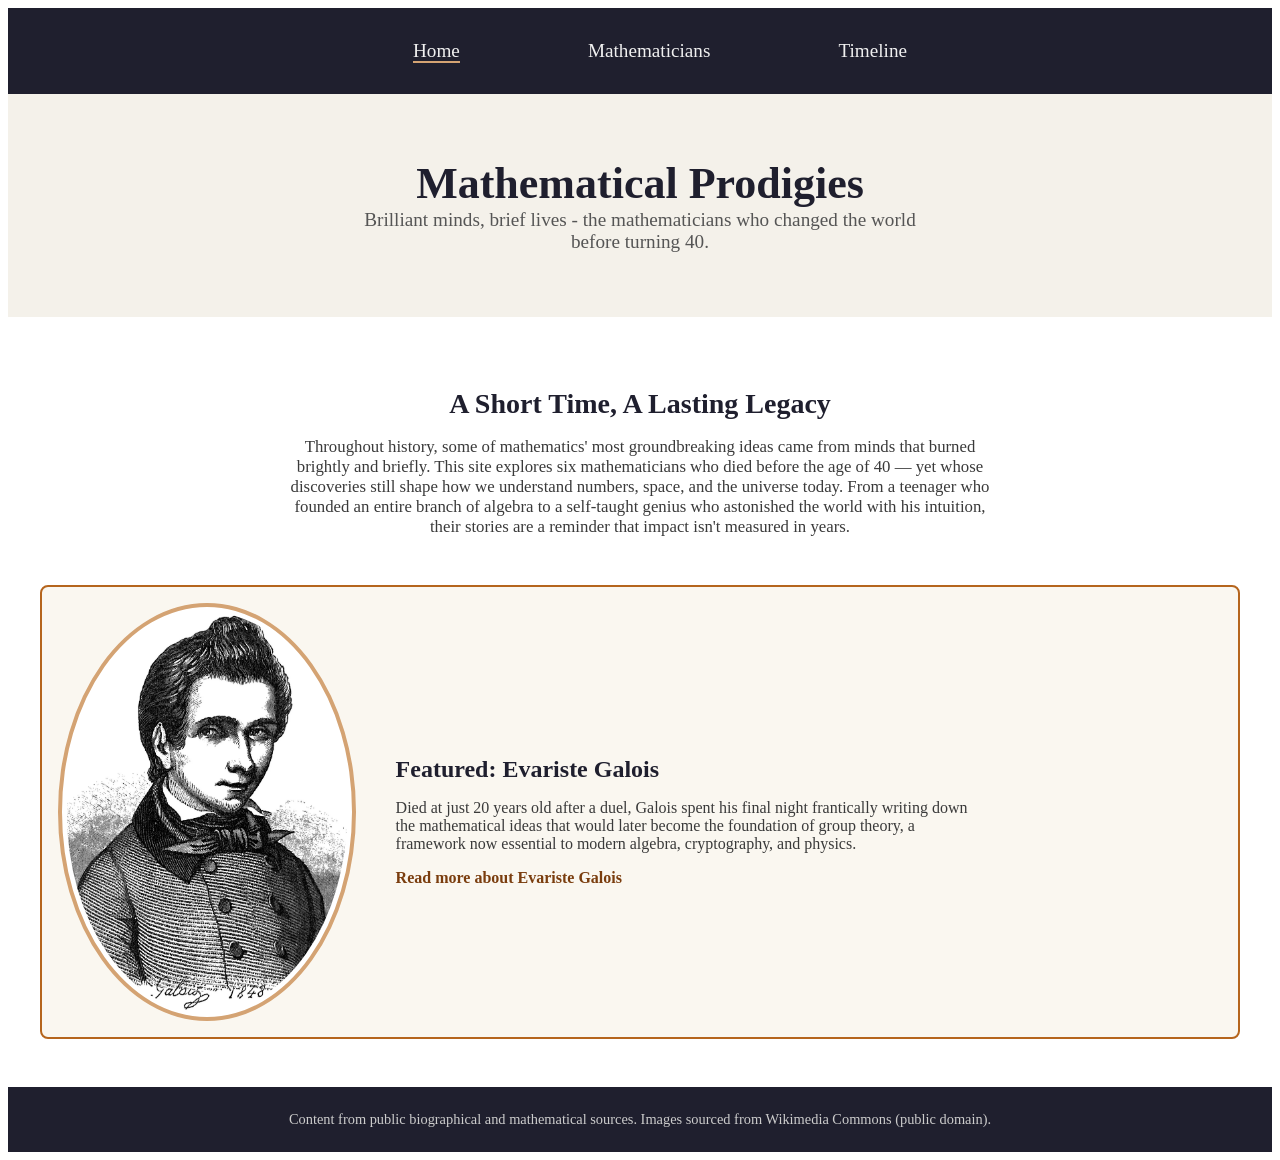
<file: index.html>
<!DOCTYPE html>

<html lang="en">

<head>
    <meta charset="UTF-8">
    <meta name="viewport" content="width=device-width, initial-scale=1.0">
    <title>Home - Mathematical Prodigies</title>
    <link href="css/style.css" rel="stylesheet">
</head>

<body>
    <header>
        <a href="#main-content">Skip to main content</a>
        <nav>
            <ul>
                <li><a href="index.html" id="current-page" aria-current="page">Home</a></li>
                <li><a href="mathematicians.html">Mathematicians</a></li>
                <li><a href="timeline.html">Timeline</a></li>
            </ul>
        </nav>
        <section class="hero">
            <h1>Mathematical Prodigies</h1>
            <h2>Brilliant minds, brief lives - the mathematicians who changed the world before turning 40.</h2>
        </section>

    </header>

    <main id="main-content">
        <section class="intro">
            <h2>A Short Time, A Lasting Legacy</h2>
            <p>Throughout history, some of mathematics' most groundbreaking ideas came from minds
                that burned brightly and briefly. This site explores six mathematicians who died
                before the age of 40 — yet whose discoveries still shape how we understand numbers,
                space, and the universe today. From a teenager who founded an entire branch of
                algebra to a self-taught genius who astonished the world with his intuition, their
                stories are a reminder that impact isn't measured in years.</p>
        </section>

        <section class="featured card">
            <img src="images/Evariste-Galois.jpg" alt="Portrait of Evariste Galois">
            <div class="featured-text">
                <h2>Featured: Evariste Galois</h2>
                <p>Died at just 20 years old after a duel, Galois spent his final night frantically
                    writing down the mathematical ideas that would later become the foundation of
                    group theory, a framework now essential to modern algebra, cryptography, and
                    physics.</p>

                <a href="mathematicians.html#galois">Read more about Evariste Galois</a>
            </div>
        </section>

    </main>

    <footer>
        Content from public biographical and mathematical sources.
        Images sourced from Wikimedia Commons (public domain).
    </footer>

</body>


</html>
</file>
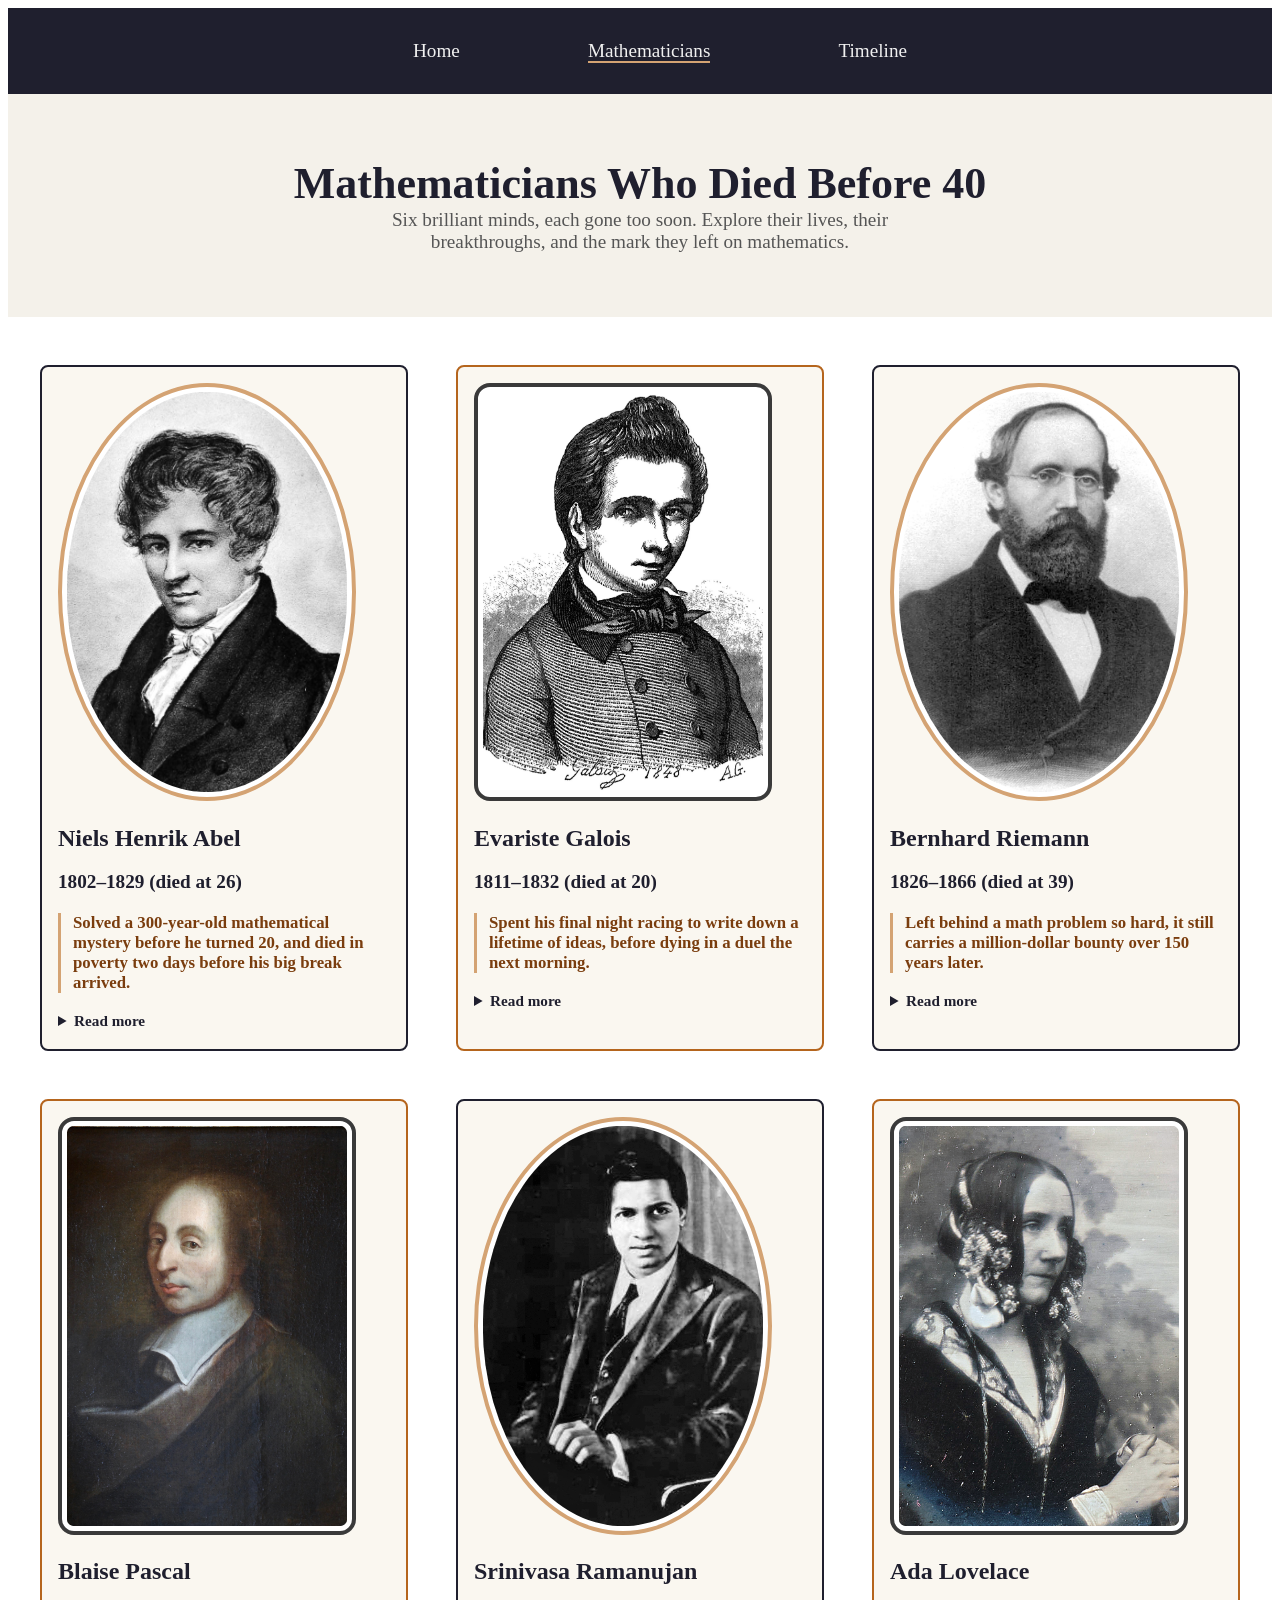
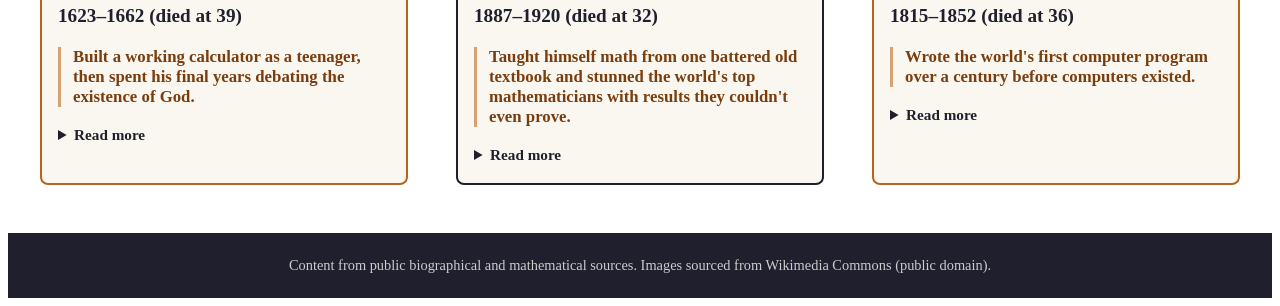
<file: mathematicians.html>
<!DOCTYPE html>

<html lang="en">

<head>
    <meta charset="UTF-8">
    <meta name="viewport" content="width=device-width, initial-scale=1.0">
    <title>Mathematical - Mathematicial Prodigies</title>
    <link href="css/style.css" rel="stylesheet">
</head>

<body>
    <header>
        <a href="#main-content">Skip to main content</a>
        <nav>
            <ul>
                <li><a href="index.html">Home</a></li>
                <li><a href="mathematicians.html" id="current-page" aria-current="page">Mathematicians</a></li>
                <li><a href="timeline.html">Timeline</a></li>
            </ul>
        </nav>

        <section class="hero">
            <h1>Mathematicians Who Died Before 40</h1>
            <h2>Six brilliant minds, each gone too soon. Explore their lives, their breakthroughs, and the mark they
                left on mathematics.</h2>
        </section>

    </header>

    <main id="main-content">
        <div class="card-container">
            <section class="card" id="abel">
                <img src="images/Niels-Henrik-Abel.jpg" alt="Portrait of Niels Henrik Abel">
                <h2 class="name">Niels Henrik Abel</h2>

                <h3 class="years">1802–1829 (died at 26)</h3>
                <p class="summary">Solved a 300-year-old mathematical mystery before he turned 20, and died in poverty
                    two days before his big break arrived.</p>
                <details>
                    <summary>Read more</summary>
                    <p>Born into poverty in Norway, Abel showed extraordinary talent early but faced constant
                        financial hardship throughout his short life. At just 19, he proved that there is no general
                        algebraic formula for solving fifth-degree (quintic) equations - a problem mathematicians had
                        struggled with for centuries. Despite this breakthrough, his work was largely ignored by the
                        mathematical establishment during his lifetime, and he was repeatedly denied academic positions.
                        He
                        died of tuberculosis at 26, only two days before a letter arrived offering him a professorship
                        in
                        Berlin. Today, Abel's work forms a cornerstone of modern algebra, and the prestigious Abel Prize
                        -
                        mathematics' equivalent of the Nobel Prize - was established in his honor.</p>
                    <a href="https://en.wikipedia.org/wiki/Niels_Henrik_Abel" class="wiki-link" target="_blank"
                        rel="noopener noreferrer">Read more on Wikipedia (opens in a new tab)
                    </a>
                </details>

            </section>

            <section class="card" id="galois">
                <img src="images/Evariste-Galois.jpg" alt="Portrait of Evariste Galois">
                <h2 class="name">Evariste Galois</h2>
                <h3 class="years">1811–1832 (died at 20)</h3>
                <p class="summary">Spent his final night racing to write down a lifetime of ideas, before dying in
                    a duel the next morning.</p>
                <details>
                    <summary>Read more</summary>
                    <p>A fiery and politically active French mathematician, Galois developed revolutionary ideas about
                        the structure of equations while still a teenager, though his work was repeatedly rejected or
                        lost
                        by the academic institutions of his time. Deeply involved in the political turmoil of
                        post-revolutionary France, he was imprisoned more than once for his radical views. At just 20,
                        he
                        was killed in a duel under mysterious and disputed circumstances - the night before, convinced
                        he
                        would die, he stayed up writing down as much of his mathematical work as he could, famously
                        scrawling "I have no time" in the margins. That single night's work laid the foundation for
                        group
                        theory, a field now essential to modern algebra, cryptography, and particle physics.</p>
                    <a href="https://en.wikipedia.org/wiki/%C3%89variste_Galois" class="wiki-link" target="_blank"
                        rel="noopener noreferrer">Read more on Wikipedia (opens in a new tab)
                    </a>
                </details>
            </section>

            <section class="card" id="riemann">
                <img src="images/Bernhard-Riemann.jpg" alt="Photo of Bernhard Riemann">
                <h2 class="name">Bernhard Riemann</h2>
                <h3 class="years">1826–1866 (died at 39)</h3>
                <p class="summary">Left behind a math problem so hard, it still carries a million-dollar bounty
                    over 150 years later.</p>
                <details>
                    <summary>Read more</summary>
                    <p>The son of a poor Lutheran pastor in Germany, Riemann initially studied theology before
                        switching to mathematics, where he quickly proved himself one of the most original thinkers of
                        his
                        generation. His work reshaped geometry, laying groundwork later used by Einstein in general
                        relativity, and introduced the (in)famous Riemann Hypothesis - a conjecture about the
                        distribution
                        of prime numbers that remains unsolved to this day, with a million-dollar prize still waiting
                        for
                        anyone who can prove it. Riemann suffered from poor health for most of his life and died of
                        tuberculosis at 39 while traveling in Italy. His ideas continue to influence fields far beyond
                        pure
                        mathematics, from cryptography to theoretical physics.</p>
                    <a href="https://en.wikipedia.org/wiki/Bernhard_Riemann" class="wiki-link" target="_blank"
                        rel="noopener noreferrer">Read more on Wikipedia (opens in a new tab)
                    </a>
                </details>
            </section>

            <section class="card" id="pascal">
                <img src="images/Blaise-Pascal.jpg" alt="Portrait of Blaise Pascal">
                <h2 class="name">Blaise Pascal</h2>
                <h3 class="years">1623–1662 (died at 39)</h3>
                <p class="summary">Built a working calculator as a teenager, then spent his final years debating
                    the existence of God.</p>
                <details>
                    <summary>Read more</summary>
                    <p>A French polymath, Pascal was a mathematical prodigy who built one of the first mechanical
                        calculators as a teenager to help his father with tedious tax computations. He made major
                        contributions to probability theory, geometry, and what would become known as Pascal's Triangle,
                        a
                        tool still taught in classrooms today. In his later years, Pascal turned increasingly toward
                        philosophy and religious writing following a profound spiritual experience, producing the famous
                        "Pascal's Wager" argument for belief in God. Chronic illness plagued him throughout his life,
                        and he
                        died at 39, his body weakened by years of poor health. His dual legacy - as both a founding
                        figure
                        of probability theory and a significant philosophical writer - remains rare among
                        mathematicians.</p>
                    <a href="https://en.wikipedia.org/wiki/Blaise_Pascal" class="wiki-link" target="_blank"
                        rel="noopener noreferrer">Read more on Wikipedia (opens in a new tab)
                    </a>
                </details>
            </section>

            <section class="card" id="ramanujan">
                <img src="images/Srinivasa-Ramanujan.jpg" alt="Photo of Srinivasa Ramanujan">
                <h2 class="name">Srinivasa Ramanujan</h2>
                <h3 class="years">1887–1920 (died at 32)</h3>

                <p class="summary">Taught himself math from one battered old textbook and stunned the world's top
                    mathematicians with results they couldn't even prove.</p>
                <details>
                    <summary>Read more</summary>
                    <p>Born in a small town in India with almost no formal mathematical training, Ramanujan taught
                        himself advanced mathematics from a single outdated textbook and began producing original
                        results in
                        near-total isolation. In 1913, he sent a letter filled with his theorems to British
                        mathematician G.
                        H. Hardy, who recognized their brilliance and brought him to Cambridge. Over the following
                        years,
                        Ramanujan compiled nearly 3,900 of results in number theory and infinite series, many stated
                        without
                        formal proof yet later confirmed to be correct, some are still being verified and applied today.
                        The harsh English climate and wartime food shortages took a severe toll on his health, and he
                        returned to India, dying of illness at just 32. His notebooks continue to yield new mathematical
                        insights over a century later.</p>
                    <a href="https://en.wikipedia.org/wiki/Srinivasa_Ramanujan" class="wiki-link" target="_blank"
                        rel="noopener noreferrer">Read more on Wikipedia (opens in a new tab)
                    </a>
                </details>
            </section>

            <section class="card" id="lovelace">
                <img src="images/Ada-Lovelace.png" alt="Photo of Ada Lovelace">
                <h2 class="name">Ada Lovelace</h2>
                <h3 class="years">1815–1852 (died at 36)</h3>

                <p class="summary">Wrote the world's first computer program over a century before computers
                    existed.</p>

                <details>
                    <summary>Read more</summary>
                    <p>The daughter of poet Lord Byron, Ada Lovelace was raised with a rigorous focus on mathematics
                        and logic, partly to steer her away from what her mother saw as her father's dangerous poetic
                        temperament. She became closely involved with inventor Charles Babbage's proposed Analytical
                        Engine,
                        a mechanical general-purpose computer that was never built in her lifetime. In her notes on the
                        machine, Lovelace described an algorithm for computing Bernoulli numbers - now recognized as the
                        first published computer program - and speculated that such machines could one day manipulate
                        symbols and create music or art, not just crunch numbers. She suffered from illness for much of
                        her
                        adult life and died of cancer at 36. Over a century before electronic computers existed, her
                        vision
                        of what a computing machine could become makes her widely regarded as the first computer
                        programmer.</p>
                    <a href="https://en.wikipedia.org/wiki/Ada_Lovelace" class="wiki-link" target="_blank"
                        rel="noopener noreferrer">Read more on Wikipedia (opens in a new tab)
                    </a>
                </details>
            </section>
        </div>
    </main>


    <footer>
        Content from public biographical and mathematical sources.
        Images sourced from Wikimedia Commons (public domain).
    </footer>

</body>


</html>
</file>
<file: css/style.css>
/* ---------- Skip link ---------- */
header>a {
    position: absolute;
    left: -9999px;
    color: #2b2b2b;
    transition: color 0.8s ease;
}

header>a:focus {
    position: static;
    display: inline-block;
    background: #2b2b2b;
    text-decoration: none;
    color: #fff;
    padding: 0.5rem 1rem;
}

/* ---------- Navigation ---------- */
nav {
    display: flex;
    flex-wrap: wrap;
    justify-content: center;
    background: #1f1f2e;
    padding: 1rem 0;
}

nav ul {
    display: flex;
    gap: 8rem;
    list-style: none;
}

nav a {
    color: #f0f0f0;
    text-decoration: none;
    font-size: 1.2rem;
    transition: color 0.2s ease;
}

nav a#current-page {
    border-bottom: 2px solid #d4a373;
}

nav a:hover {
    color: #d4a373;
}

/* ---------- Hero ---------- */
.hero {
    text-align: center;
    padding: 4rem 2rem;
    background: #f4f1ea;
}

.hero h1 {
    font-size: 2.75rem;
    margin-bottom: 0.75rem;
    color: #1f1f2e;
    margin: 0 auto;
}

.hero h2 {
    font-size: 1.2rem;
    font-weight: normal;
    color: #555;
    max-width: 37.5rem;
    margin: 0 auto;
}

/* ---------- Main content ---------- */
main {
    max-width: 75rem;
    margin: 0 auto;
    padding: 3rem 2rem;
}

/* ---------- Intro ---------- */
.intro {
    max-width: 45rem;
    margin: 0 auto 3rem;
    text-align: center;
}

.intro h2 {
    font-size: 1.75rem;
    margin-bottom: 1rem;
    color: #1f1f2e;
}

.intro p {
    font-size: 1.05rem;
    color: #3a3a3a;
}

/* ---------- Featured section ---------- */
.featured {
    display: flex;
    align-items: center;
    gap: 2.5rem;
    background: #faf7f0;
    padding: 2rem;
    border-radius: 8px;
    flex-wrap: wrap;
}

.featured img {
    display: inline-block;
    flex: 0 0 17.5rem;
    width: 17.5rem;
    height: 25rem;
    border: 4px solid #d4a373;
    padding: 0.3rem;
    border-radius: 50%;
    background: #fff;
    transition: transform 0.3s ease;
}

.featured:hover img {
    transform: scale(1.05);
}

.featured-text {
    display: inline-block;
    width: max(17.5rem, 50%);
}


.featured h2 {
    font-size: 1.5rem;
    margin-bottom: 0.75rem;
    color: #1f1f2e;
}

.featured p {
    margin-bottom: 1rem;
    color: #3a3a3a;
}

.featured a {
    color: #7a3d0e;
    font-weight: bold;
    text-decoration: none;
    border-bottom: 1px solid transparent;
    transition: border-color 0.2s ease;
}

.featured a:hover {
    border-bottom-color: #7a3d0e;
}

/* ---------- Cards ---------- */

.card-container {
    display: grid;
    grid-template-columns: repeat(auto-fit, minmax(300px, 1fr));
    gap: 3rem;
}

.card {
    background: #faf7f0;
    padding: 1rem;
    border: 2px solid #1f1f2e;
    border-radius: 8px;
    transition: transform 0.2s ease, box-shadow 0.2s ease;
}

.card:hover {
    transform: translateY(-6px);
    box-shadow: 0 8px 16px rgba(0, 0, 0, 0.15);
}

.card:nth-child(even) {
    border-color: #b5651d;
}

.card img {
    width: 17.5rem;
    height: 25rem;
    border: 4px solid #d4a373;
    padding: 0.3rem;
    border-radius: 50%;
    background: #fff;
    object-fit: cover;
    transition: transform 0.3s ease;
}

.card-container .card:nth-child(even) img {
    border-radius: 16px;
    border: 4px solid #3a3a3a;
}

.card:hover img {
    transform: scale(1.05);
}

.card h2 {
    font-size: 1.5rem;
    color: #1f1f2e;
}

.card h3 {
    font-size: 1.2rem;
    color: #1f1f2e;
}

.card p {
    color: #3a3a3a;
}

.card-container .summary {
    font-weight: 600;
    color: #7a3d0e;
    font-size: 1.05rem;
    margin-bottom: 1rem;
    border-left: 3px solid #d4a373;
    padding-left: 0.75rem;
}

.card-container details {
    color: #3a3a3a;
    font-size: 0.95rem;
    line-height: 1.6;
}

.card-container details summary {
    font-weight: bold;
    color: #1f1f2e;
}

details summary {
    cursor: pointer;
    transition: color 0.2s ease;
}

details summary:hover {
    color: #7a3d0e;
}

.wiki-link {
    display: inline-flex;
    align-items: center;
    color: #7a3d0e;
    font-weight: 600;
    font-size: 0.9rem;
    text-decoration: none;
    border-bottom: 1px solid transparent;
    transition: border-color 0.2s ease;
}

.wiki-link:hover {
    border-bottom-color: #7a3d0e;
}

.wiki-link::after {
    content: "↗";
    font-size: 0.85rem;
}

/* ---------- Timeline ---------- */


.timeline {
    max-width: 60rem;
    margin: 0 auto;
}

.timeline-list {
    position: relative;
    margin: 0 auto;
    display: flex;
    flex-direction: column;
    gap: 3rem;
    list-style: none;
}

.timeline-item {
    display: grid;
    grid-template-columns: 1fr auto 1fr;
    grid-auto-flow: column;
    align-items: center;
    gap: 2rem;
    width: 100%;
}

.timeline-marker {
    font-weight: bold;
    color: #3a3a3a;
    grid-column: 2;
    justify-self: center;
    white-space: nowrap;
    transition: color 0.2s ease;
}

.timeline-marker:hover {
    color: #7a3d0e;
}

.timeline-image img {
    width: 15rem;
    border: 4px solid #d4a373;
    padding: 0.25rem;
    margin: 1rem;
    border-radius: 8px;
    background: #fff;
    object-fit: cover;
    transition: border-color 0.2s ease, box-shadow 0.2s ease;
}

.timeline-image figcaption {
    background: #faf7f0;
    border: 2px solid #d4a373;
    border-radius: 8px;
    padding: 1rem 1.25rem;
    font-size: 0.95rem;
    transition: border-color 0.2s ease, box-shadow 0.2s ease;
}

.timeline-image:hover img {
    border-color: #7a3d0e;
    box-shadow: 0 4px 10px rgba(0, 0, 0, 0.1);
}

.timeline-image:hover figcaption {
    border-color: #7a3d0e;
    box-shadow: 0 4px 10px rgba(0, 0, 0, 0.1);
}


.timeline-item:nth-child(odd) .timeline-content {
    grid-column: 1;
    text-align: right;
}

.timeline-item:nth-child(odd) .timeline-image {
    grid-column: 3;
    text-align: left;
}

.timeline-item:nth-child(even) .timeline-content {
    grid-column: 3;
    text-align: left;
}

.timeline-item:nth-child(even) .timeline-image {
    grid-column: 1;
    text-align: right;
}

.person-tag {
    font-weight: 600;
    color: #1f1f2e;
    margin-bottom: 0.4rem;
}

.timeline-content {
    background: #faf7f0;
    border: 4px solid #555;
    border-radius: 8px;
    padding: 1rem 1.25rem;
    transition: border-color 0.2s ease, box-shadow 0.2s ease;
}

.timeline-item:hover .timeline-content {
    border-color: #1f1f2e;
    box-shadow: 0 4px 10px rgba(0, 0, 0, 0.1);
}

/* ---------- Footer ---------- */
footer {
    text-align: center;
    padding: 1.5rem;
    background: #1f1f2e;
    color: #ccc;
    font-size: 0.9rem;
}
</file>
